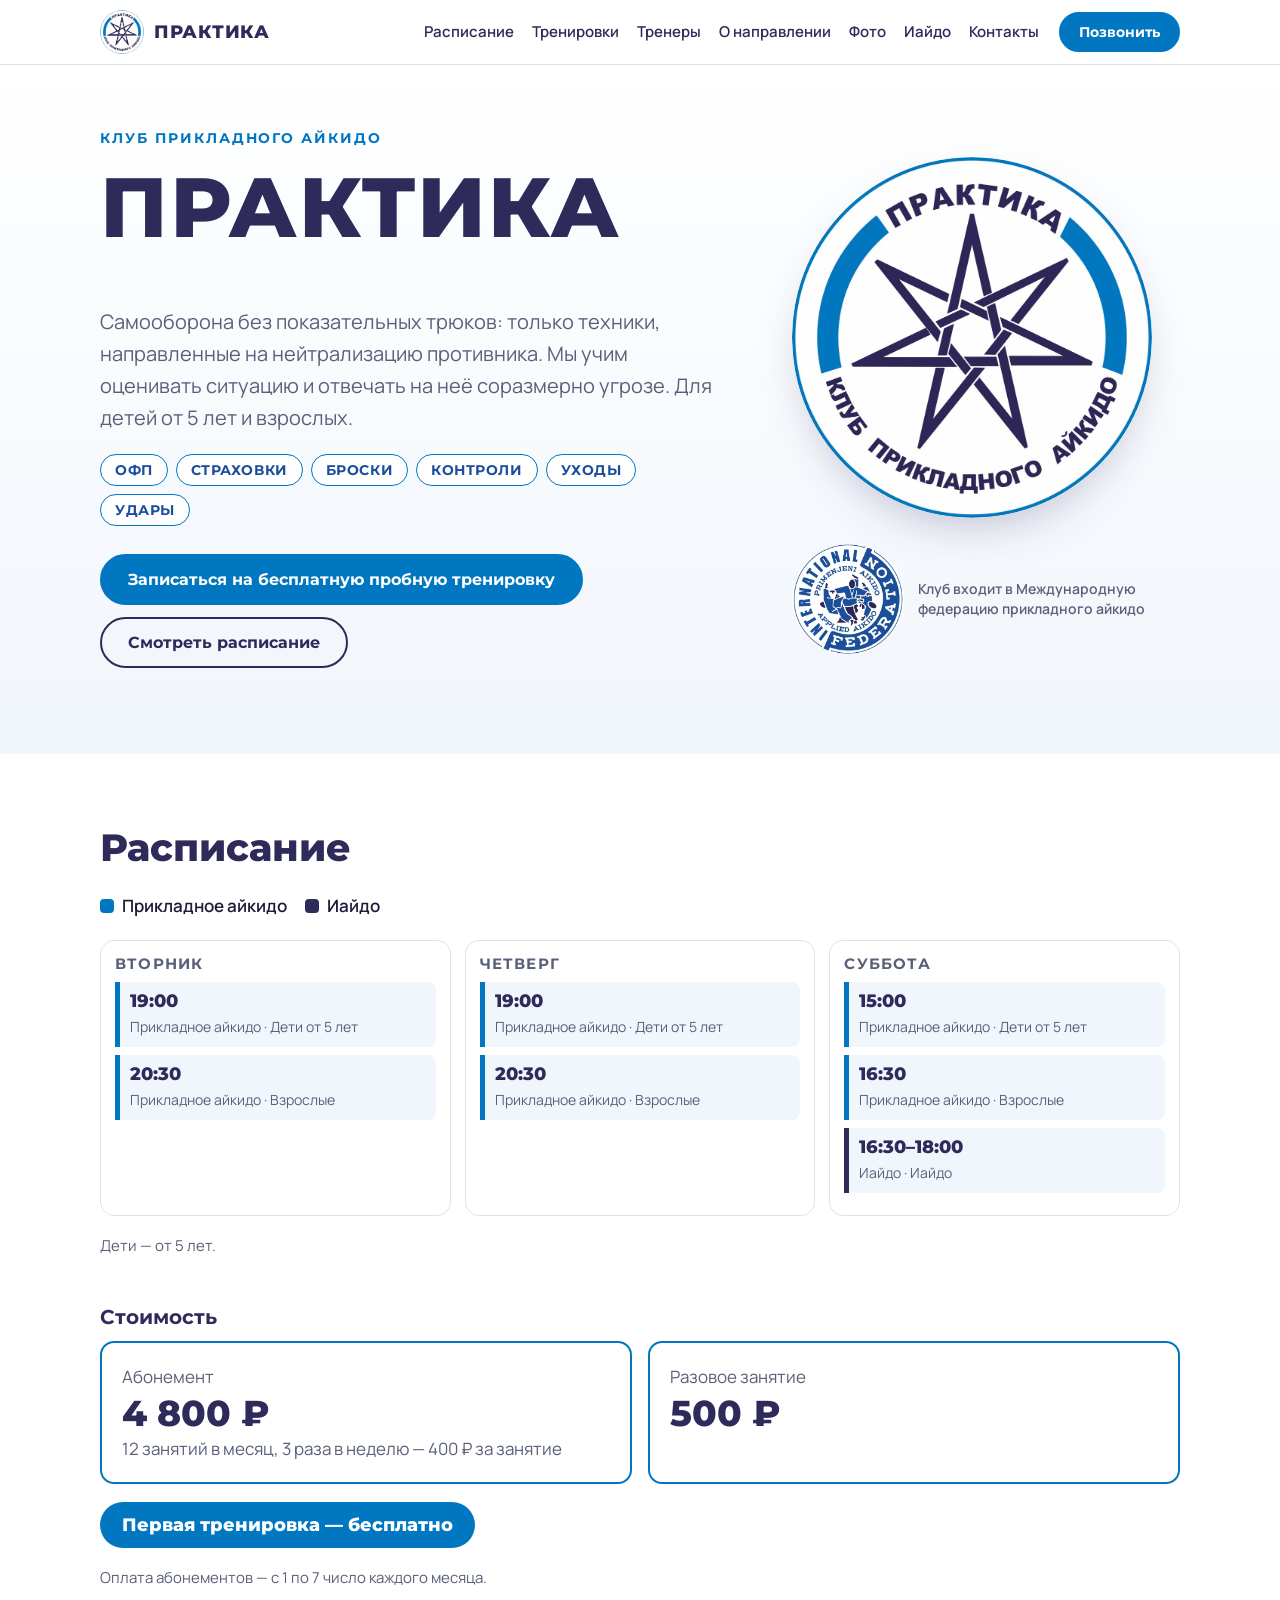
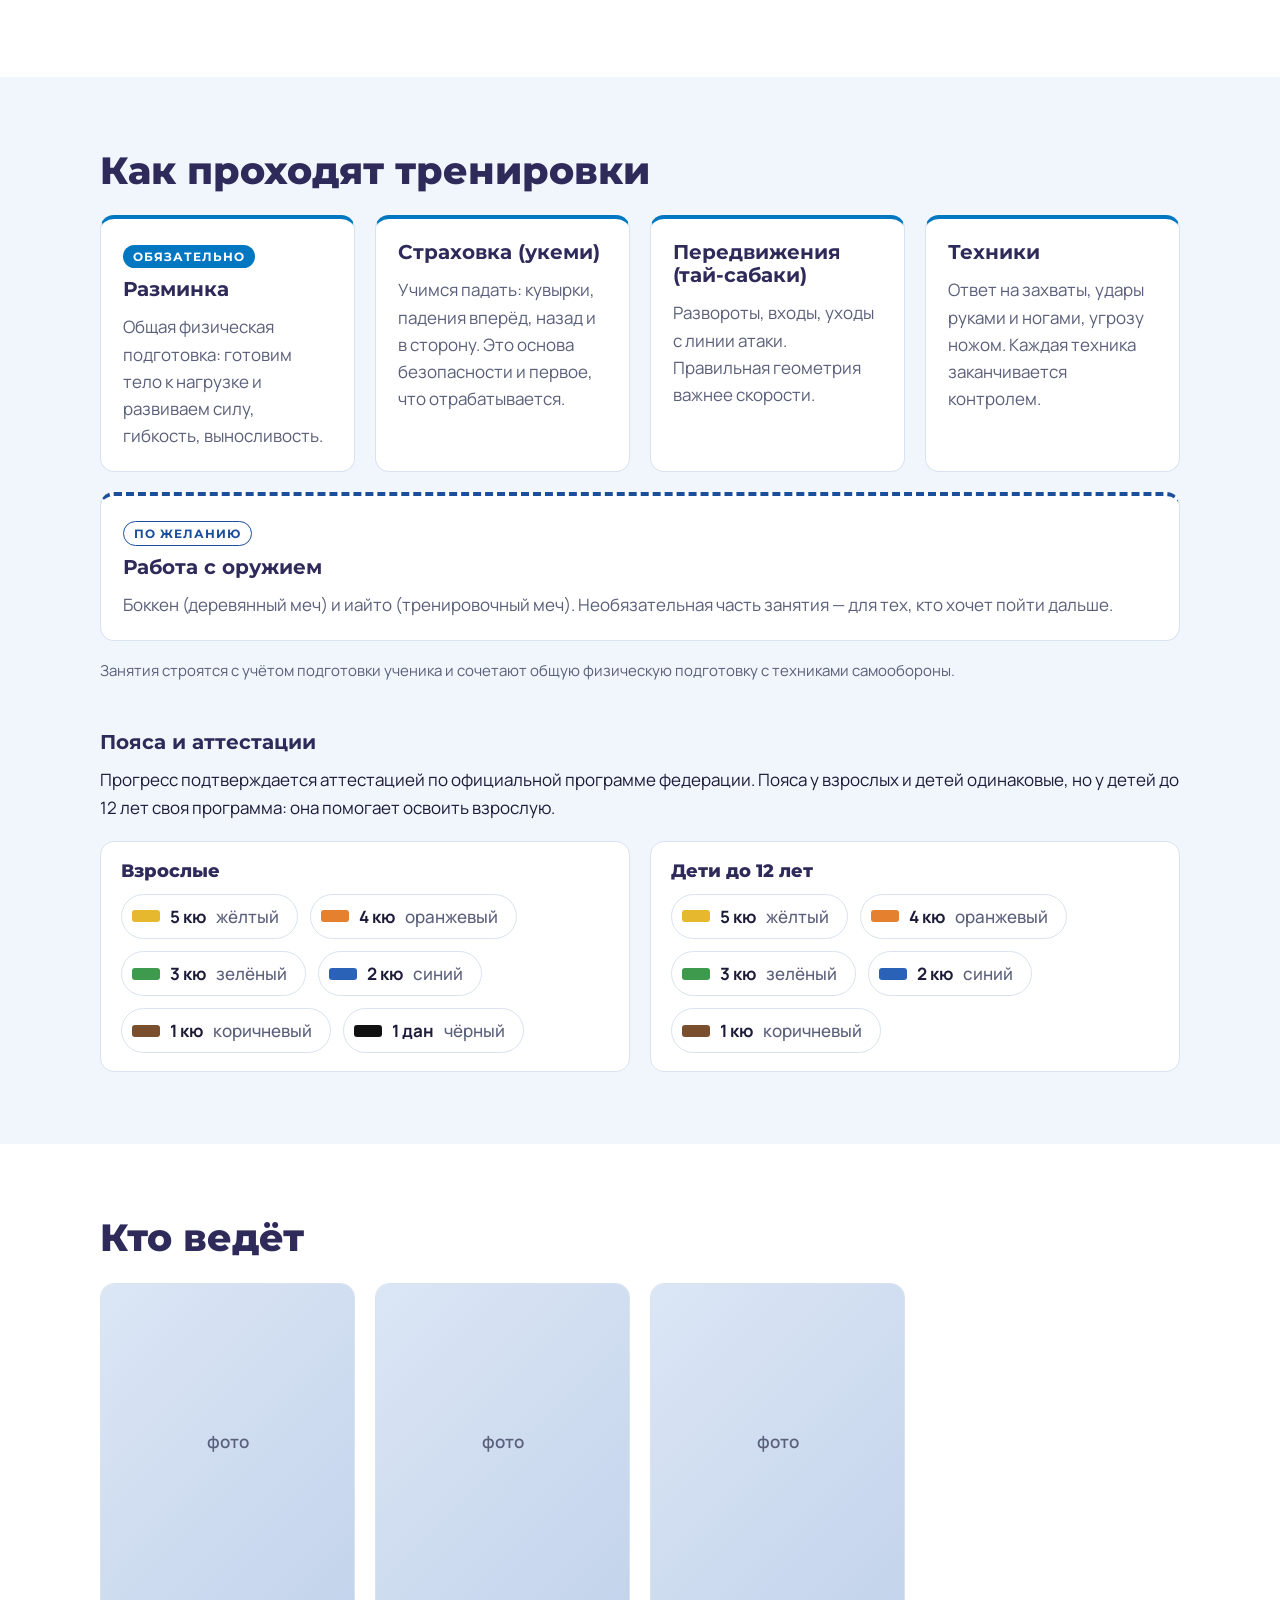
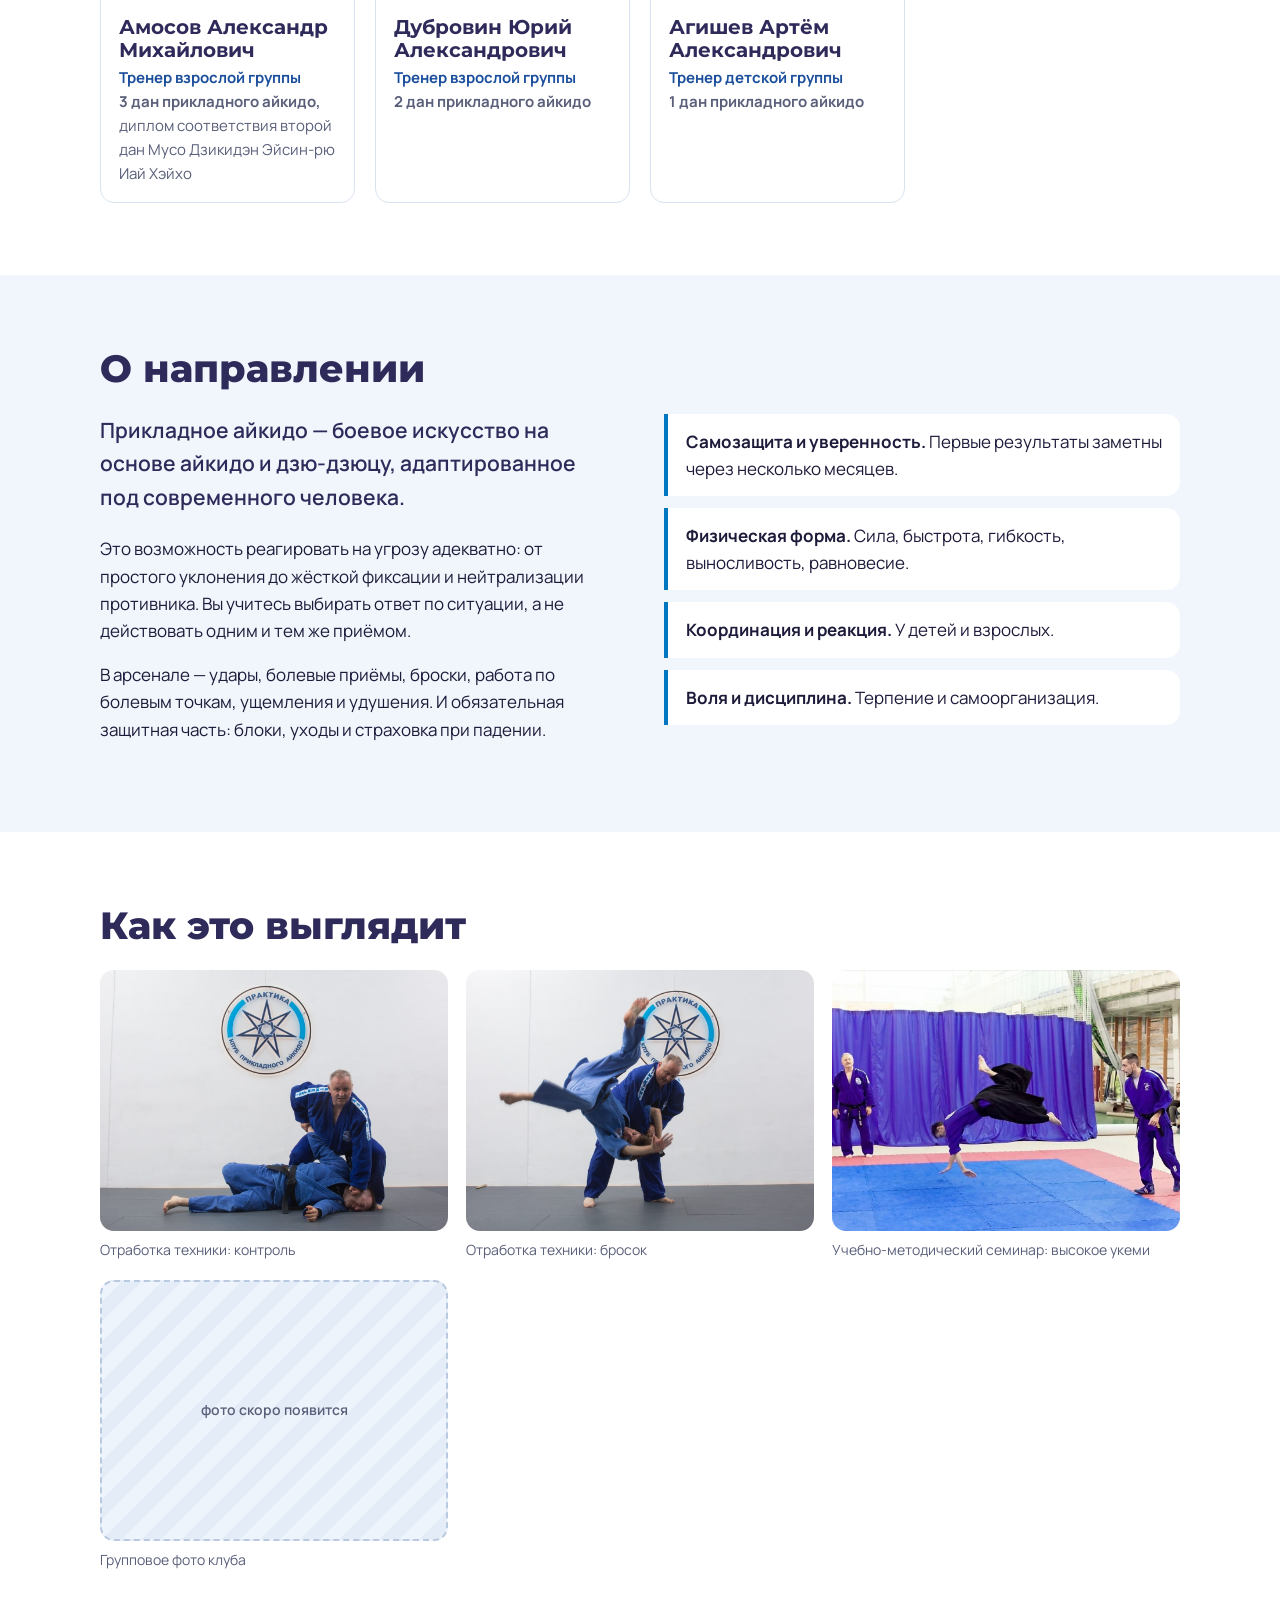
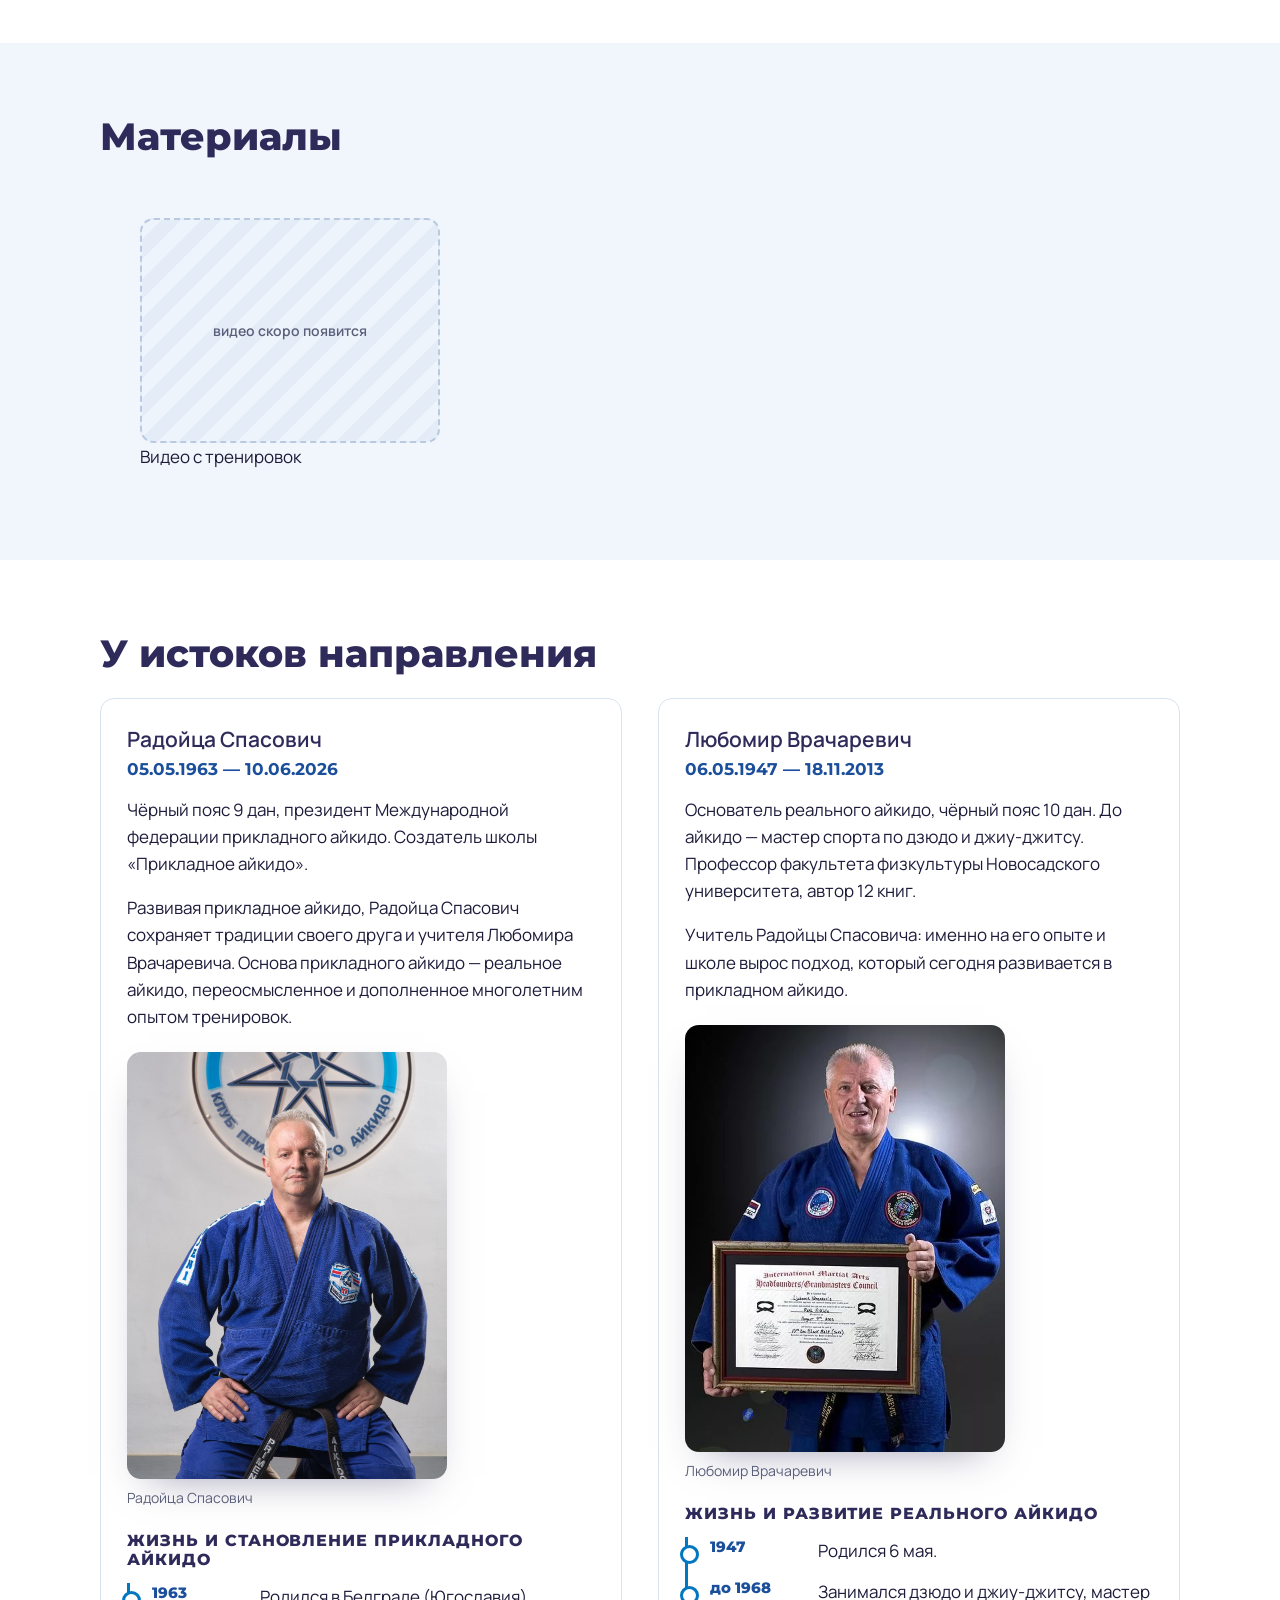
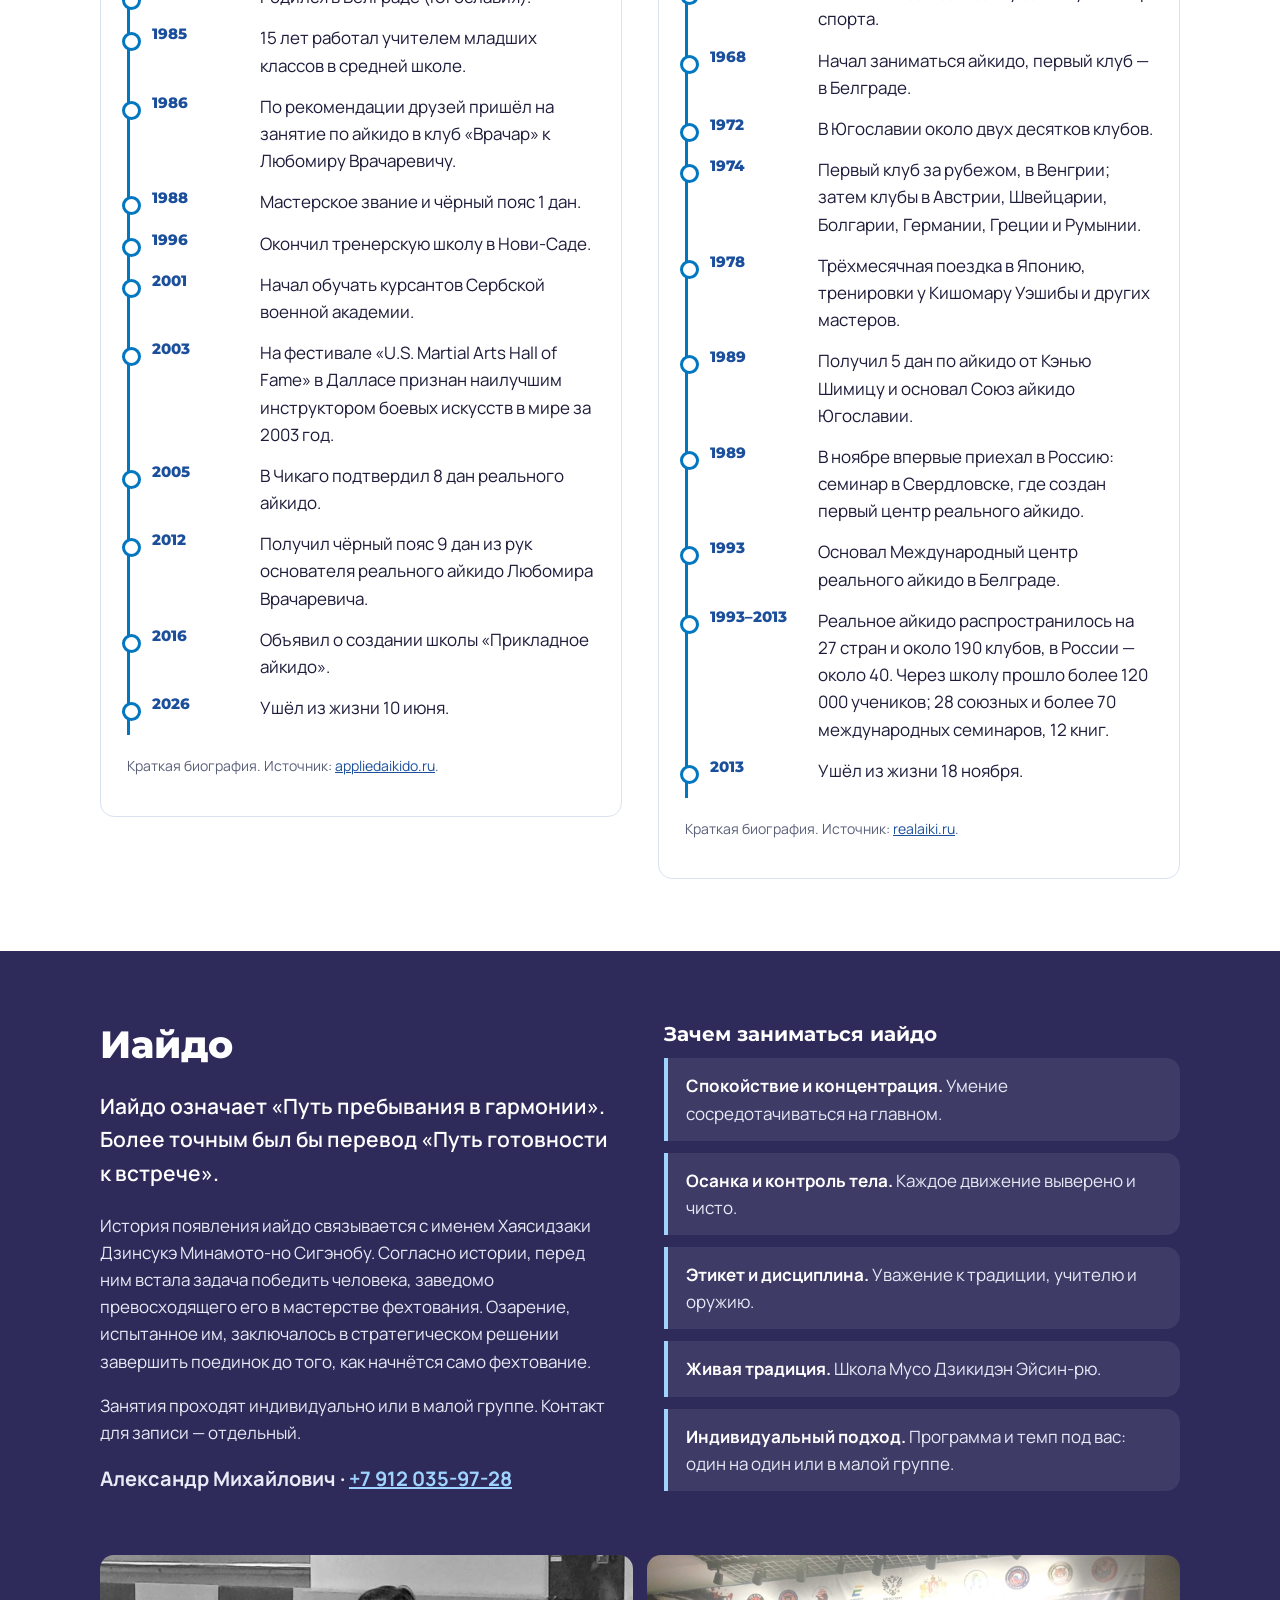
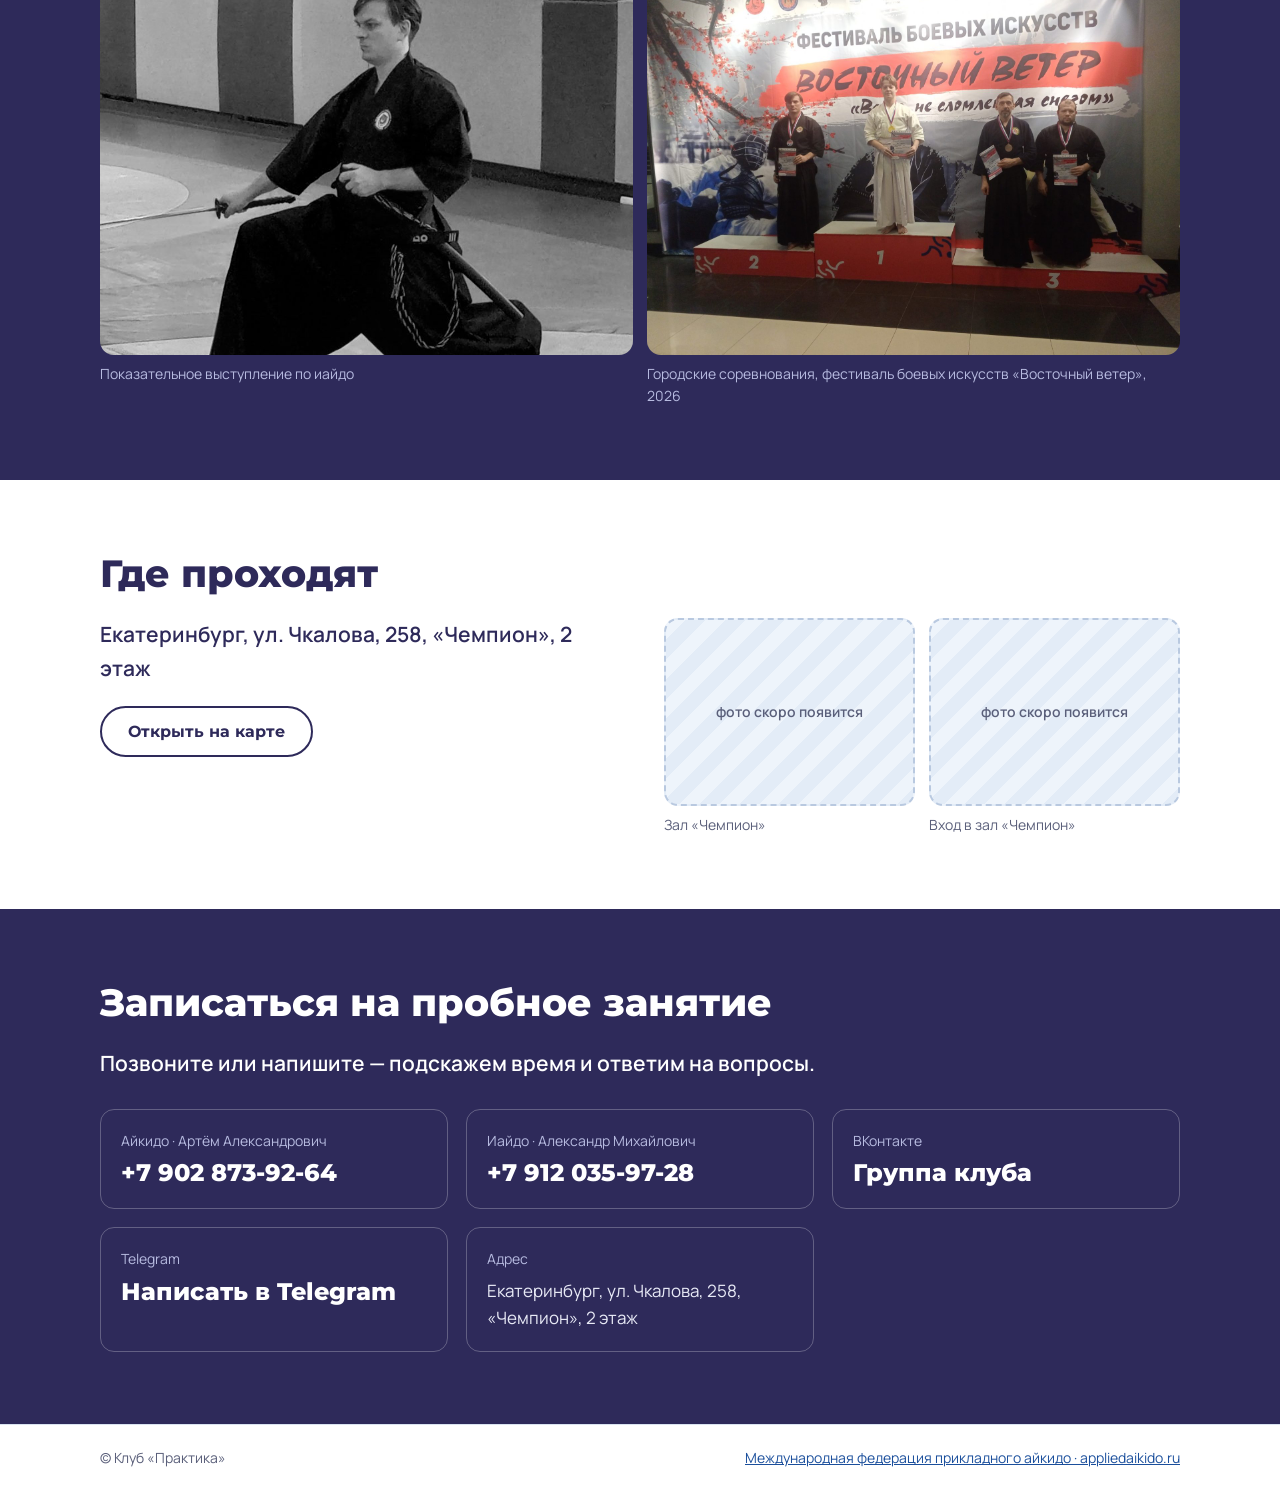
<file: index.html>
<!doctype html>
<html lang="ru">
<head>
<meta charset="utf-8">
<meta name="viewport" content="width=device-width, initial-scale=1">
<title>Практика — клуб прикладного айкидо</title>
<meta name="description" content="Клуб прикладного айкидо «Практика»: тренировки для детей и взрослых, расписание, иайдо. Первая тренировка бесплатно.">
<link rel="canonical" href="https://aikido-practika.ru/">
<meta property="og:type" content="website">
<meta property="og:locale" content="ru_RU">
<meta property="og:site_name" content="Практика">
<meta property="og:title" content="Практика — клуб прикладного айкидо в Екатеринбурге">
<meta property="og:description" content="Тренировки для детей и взрослых, иайдо. Первая тренировка бесплатно.">
<meta property="og:url" content="https://aikido-practika.ru/">
<meta property="og:image" content="https://aikido-practika.ru/assets/hall-throw.jpg">
<meta name="twitter:card" content="summary_large_image">
<script type="application/ld+json">
{
  "@context": "https://schema.org",
  "@type": "SportsActivityLocation",
  "name": "Практика — клуб прикладного айкидо",
  "url": "https://aikido-practika.ru/",
  "telephone": "+79028739264",
  "image": "https://aikido-practika.ru/assets/hall-throw.jpg",
  "address": {
    "@type": "PostalAddress",
    "streetAddress": "ул. Чкалова, 258, «Чемпион», 2 этаж",
    "addressLocality": "Екатеринбург",
    "addressCountry": "RU"
  },
  "sameAs": ["https://vk.ru/praktikaaikiclub"]
}
</script>
<link rel="preconnect" href="https://fonts.googleapis.com">
<link rel="stylesheet" href="https://fonts.googleapis.com/css2?family=Montserrat:wght@600;700;800&family=Manrope:wght@400;500;600;700&display=swap">
<link rel="icon" href="favicon.ico" sizes="any">
<link rel="icon" type="image/png" sizes="32x32" href="assets/icons/favicon-32.png">
<link rel="icon" type="image/png" sizes="16x16" href="assets/icons/favicon-16.png">
<link rel="apple-touch-icon" href="assets/icons/apple-touch-icon.png">
<meta name="theme-color" content="#2e2a5a">
<link rel="stylesheet" href="style.css">
<!-- Yandex.Metrika counter -->
<script type="text/javascript">
    (function(m,e,t,r,i,k,a){
        m[i]=m[i]||function(){(m[i].a=m[i].a||[]).push(arguments)};
        m[i].l=1*new Date();
        for (var j = 0; j < document.scripts.length; j++) {if (document.scripts[j].src === r) { return; }}
        k=e.createElement(t),a=e.getElementsByTagName(t)[0],k.async=1,k.src=r,a.parentNode.insertBefore(k,a)
    })(window, document,'script','https://mc.yandex.ru/metrika/tag.js?id=113798454', 'ym');

    ym(113798454, 'init', {ssr:true, webvisor:true, clickmap:true, ecommerce:"dataLayer", referrer: document.referrer, url: location.href, accurateTrackBounce:true, trackLinks:true});
</script>
<noscript><div><img src="https://mc.yandex.ru/watch/113798454" style="position:absolute; left:-9999px;" alt="" /></div></noscript>
<!-- /Yandex.Metrika counter -->
</head>
<body>

<header class="top">
  <div class="wrap top__in">
    <a href="#top" class="brand"><img src="assets/logo-praktika.jpg" alt="" width="44" height="44"><span>Практика</span></a>
    <nav class="nav" aria-label="Разделы">
      <a href="#schedule">Расписание</a>
      <a href="#training">Тренировки</a>
      <a href="#coaches">Тренеры</a>
      <a href="#about">О направлении</a>
      <a href="#photos">Фото</a>
      <a href="#iaido">Иайдо</a>
      <a href="#contacts">Контакты</a>
    </nav>
    <a class="btn btn--sm" data-phone href="#contacts">Позвонить</a>
  </div>
</header>

<main id="top">

<section class="hero">
  <div class="wrap hero__in">
    <div class="hero__text">
      <p class="eyebrow">Клуб прикладного айкидо</p>
      <h1>Практика</h1>
      <p class="hero__lead">Самооборона без показательных трюков: только техники, направленные на нейтрализацию противника. Мы учим оценивать ситуацию и отвечать на неё соразмерно угрозе. Для детей от 5 лет и взрослых.</p>
      <ul class="chips" aria-label="Чему учим">
        <li>ОФП</li><li>Страховки</li><li>Броски</li><li>Контроли</li><li>Уходы</li><li>Удары</li>
      </ul>
      <div class="hero__cta">
        <a class="btn" data-phone data-free-text="Записаться на пробную тренировку" href="#contacts">Записаться на бесплатную пробную тренировку</a>
        <a class="btn btn--ghost" href="#schedule">Смотреть расписание</a>
      </div>
    </div>
    <div class="hero__logo">
      <img class="hero__club" src="assets/logo-praktika.jpg" alt="Логотип клуба «Практика»" width="360" height="360">
      <a class="hero__fed" href="https://appliedaikido.ru/" target="_blank" rel="noopener">
        <img src="assets/logo-federation.jpg" alt="Международная федерация прикладного айкидо" width="84" height="82">
        <span>Клуб входит в&nbsp;Международную федерацию прикладного айкидо</span>
      </a>
    </div>
  </div>
</section>

<section id="schedule" class="sec">
  <div class="wrap">
    <h2>Расписание</h2>
    <div class="legend" id="legend"></div>
    <div class="week" id="week"></div>
    <p class="note" id="scheduleNote"></p>

    <h3 class="sub">Стоимость</h3>
    <div class="prices" id="prices"></div>
    <p class="price-free" id="priceFree">Первая тренировка — бесплатно</p>
    <p class="note" id="priceNote"></p>
  </div>
</section>

<section id="training" class="sec sec--tint">
  <div class="wrap">
    <h2>Как проходят тренировки</h2>
    <div class="grid3">
      <article class="card"><span class="tag">обязательно</span><h3>Разминка</h3><p>Общая физическая подготовка: готовим тело к нагрузке и развиваем силу, гибкость, выносливость.</p></article>
      <article class="card"><h3>Страховка (укеми)</h3><p>Учимся падать: кувырки, падения вперёд, назад и в сторону. Это основа безопасности и первое, что отрабатывается.</p></article>
      <article class="card"><h3>Передвижения (тай-сабаки)</h3><p>Развороты, входы, уходы с линии атаки. Правильная геометрия важнее скорости.</p></article>
      <article class="card"><h3>Техники</h3><p>Ответ на захваты, удары руками и ногами, угрозу ножом. Каждая техника заканчивается контролем.</p></article>
      <article class="card card--opt"><span class="tag tag--opt">по желанию</span><h3>Работа с оружием</h3><p>Боккен (деревянный меч) и иайто (тренировочный меч). Необязательная часть занятия — для тех, кто хочет пойти дальше.</p></article>
    </div>
    <p class="note">Занятия строятся с учётом подготовки ученика и сочетают общую физическую подготовку с техниками самообороны.</p>

    <h3 class="sub">Пояса и аттестации</h3>
    <p>Прогресс подтверждается аттестацией по официальной программе федерации. Пояса у взрослых и детей одинаковые, но у детей до 12 лет своя программа: она помогает освоить взрослую.</p>
    <div class="belts2">
      <div class="belts2__col">
        <h4>Взрослые</h4>
        <ul class="belts">
          <li style="--b:#e5b82e"><i></i>5 кю<span>жёлтый</span></li>
          <li style="--b:#e5812e"><i></i>4 кю<span>оранжевый</span></li>
          <li style="--b:#3e9a4d"><i></i>3 кю<span>зелёный</span></li>
          <li style="--b:#2a62b8"><i></i>2 кю<span>синий</span></li>
          <li style="--b:#7a4f2e"><i></i>1 кю<span>коричневый</span></li>
          <li style="--b:#111111"><i></i>1 дан<span>чёрный</span></li>
        </ul>
      </div>
      <div class="belts2__col">
        <h4>Дети до 12 лет</h4>
        <ul class="belts">
          <li style="--b:#e5b82e"><i></i>5 кю<span>жёлтый</span></li>
          <li style="--b:#e5812e"><i></i>4 кю<span>оранжевый</span></li>
          <li style="--b:#3e9a4d"><i></i>3 кю<span>зелёный</span></li>
          <li style="--b:#2a62b8"><i></i>2 кю<span>синий</span></li>
          <li style="--b:#7a4f2e"><i></i>1 кю<span>коричневый</span></li>
        </ul>
      </div>
    </div>
  </div>
</section>

<section id="coaches" class="sec">
  <div class="wrap">
    <h2>Кто ведёт</h2>
    <div class="coaches" id="coachesList"></div>
  </div>
</section>

<section id="about" class="sec sec--tint">
  <div class="wrap">
    <h2>О направлении</h2>
    <div class="cols">
      <div>
        <p class="big">Прикладное айкидо — боевое искусство на основе айкидо и дзю-дзюцу, адаптированное под современного человека.</p>
        <p>Это возможность реагировать на угрозу адекватно: от простого уклонения до жёсткой фиксации и нейтрализации противника. Вы учитесь выбирать ответ по ситуации, а не действовать одним и тем же приёмом.</p>
        <p>В арсенале — удары, болевые приёмы, броски, работа по болевым точкам, ущемления и удушения. И обязательная защитная часть: блоки, уходы и страховка при падении.</p>
      </div>
      <ul class="reasons">
        <li><b>Самозащита и уверенность.</b> Первые результаты заметны через несколько месяцев.</li>
        <li><b>Физическая форма.</b> Сила, быстрота, гибкость, выносливость, равновесие.</li>
        <li><b>Координация и реакция.</b> У детей и взрослых.</li>
        <li><b>Воля и дисциплина.</b> Терпение и самоорганизация.</li>
      </ul>
    </div>
  </div>
</section>

<section id="photos" class="sec">
  <div class="wrap">
    <h2>Как это выглядит</h2>
    <div class="gallery gallery--wide" id="gallery"></div>
  </div>
</section>

<section id="media" class="sec sec--tint">
  <div class="wrap">
    <h2>Материалы</h2>
    <div class="promo" id="promo"></div>
    <div class="videos" id="videos"></div>
  </div>
</section>

<section id="master" class="sec">
  <div class="wrap">
    <h2>У истоков направления</h2>
    <div class="masters">

      <article class="master">
        <p class="big">Радойца Спасович</p>
        <p class="dates">05.05.1963 — 10.06.2026</p>
        <p>Чёрный пояс 9 дан, президент Международной федерации прикладного айкидо. Создатель школы «Прикладное айкидо».</p>
        <p>Развивая прикладное айкидо, Радойца Спасович сохраняет традиции своего друга и учителя Любомира Врачаревича. Основа прикладного айкидо — реальное айкидо, переосмысленное и дополненное многолетним опытом тренировок.</p>
        <figure class="portrait" id="masterPhoto"></figure>
        <h3 class="tl-title">Жизнь и становление прикладного айкидо</h3>
        <ol class="timeline timeline--compact">
          <li><span>1963</span><div>Родился в Белграде (Югославия).</div></li>
          <li><span>1985</span><div>15 лет работал учителем младших классов в средней школе.</div></li>
          <li><span>1986</span><div>По рекомендации друзей пришёл на занятие по айкидо в клуб «Врачар» к Любомиру Врачаревичу.</div></li>
          <li><span>1988</span><div>Мастерское звание и чёрный пояс 1 дан.</div></li>
          <li><span>1996</span><div>Окончил тренерскую школу в Нови-Саде.</div></li>
          <li><span>2001</span><div>Начал обучать курсантов Сербской военной академии.</div></li>
          <li><span>2003</span><div>На фестивале «U.S. Martial Arts Hall of Fame» в Далласе признан наилучшим инструктором боевых искусств в мире за 2003 год.</div></li>
          <li><span>2005</span><div>В Чикаго подтвердил 8 дан реального айкидо.</div></li>
          <li><span>2012</span><div>Получил чёрный пояс 9 дан из рук основателя реального айкидо Любомира Врачаревича.</div></li>
          <li><span>2016</span><div>Объявил о создании школы «Прикладное айкидо».</div></li>
          <li><span>2026</span><div>Ушёл из жизни 10 июня.</div></li>
        </ol>
        <p class="src">Краткая биография. Источник: <a href="https://appliedaikido.ru/?page_id=108" target="_blank" rel="noopener">appliedaikido.ru</a>.</p>
      </article>

      <article class="master">
        <p class="big">Любомир Врачаревич</p>
        <p class="dates">06.05.1947 — 18.11.2013</p>
        <p>Основатель реального айкидо, чёрный пояс 10 дан. До айкидо — мастер спорта по дзюдо и джиу-джитсу. Профессор факультета физкультуры Новосадского университета, автор 12 книг.</p>
        <p>Учитель Радойцы Спасовича: именно на его опыте и школе вырос подход, который сегодня развивается в прикладном айкидо.</p>
        <figure class="portrait" id="teacherPhoto"></figure>
        <h3 class="tl-title">Жизнь и развитие реального айкидо</h3>
        <ol class="timeline timeline--compact">
          <li><span>1947</span><div>Родился 6 мая.</div></li>
          <li><span>до 1968</span><div>Занимался дзюдо и джиу-джитсу, мастер спорта.</div></li>
          <li><span>1968</span><div>Начал заниматься айкидо, первый клуб — в Белграде.</div></li>
          <li><span>1972</span><div>В Югославии около двух десятков клубов.</div></li>
          <li><span>1974</span><div>Первый клуб за рубежом, в Венгрии; затем клубы в Австрии, Швейцарии, Болгарии, Германии, Греции и Румынии.</div></li>
          <li><span>1978</span><div>Трёхмесячная поездка в Японию, тренировки у Кишомару Уэшибы и других мастеров.</div></li>
          <li><span>1989</span><div>Получил 5 дан по айкидо от Кэнью Шимицу и основал Союз айкидо Югославии.</div></li>
          <li><span>1989</span><div>В ноябре впервые приехал в Россию: семинар в Свердловске, где создан первый центр реального айкидо.</div></li>
          <li><span>1993</span><div>Основал Международный центр реального айкидо в Белграде.</div></li>
          <li><span>1993–2013</span><div>Реальное айкидо распространилось на 27 стран и около 190 клубов, в России — около 40. Через школу прошло более 120 000 учеников; 28 союзных и более 70 международных семинаров, 12 книг.</div></li>
          <li><span>2013</span><div>Ушёл из жизни 18 ноября.</div></li>
        </ol>
        <p class="src">Краткая биография. Источник: <a href="https://realaiki.ru/lyubomir-vracharevich/" target="_blank" rel="noopener">realaiki.ru</a>.</p>
      </article>

    </div>
  </div>
</section>

<section id="iaido" class="sec sec--dark">
  <div class="wrap">
   <div class="cols">
    <div>
      <h2>Иайдо</h2>
      <p class="big">Иайдо означает «Путь пребывания в гармонии». Более точным был&nbsp;бы перевод «Путь готовности к встрече».</p>
      <p>История появления иайдо связывается с именем Хаясидзаки Дзинсукэ Минамото-но Сигэнобу. Согласно истории, перед ним встала задача победить человека, заведомо превосходящего его в мастерстве фехтования. Озарение, испытанное им, заключалось в стратегическом решении завершить поединок до того, как начнётся само фехтование.</p>
      <p>Занятия проходят индивидуально или в малой группе. Контакт для записи — отдельный.</p>
      <p class="iaido__contact" id="iaidoContact"></p>
    </div>
    <div>
   <h3>Зачем заниматься иайдо</h3>
   <ul class="reasons">
     <li><b>Спокойствие и концентрация.</b> Умение сосредотачиваться на главном.</li>
     <li><b>Осанка и контроль тела.</b> Каждое движение выверено и чисто.</li>
     <li><b>Этикет и дисциплина.</b> Уважение к традиции, учителю и оружию.</li>
     <li><b>Живая традиция.</b> Школа Мусо Дзикидэн Эйсин-рю.</li>
     <li><b>Индивидуальный подход.</b> Программа и темп под вас: один на один или в малой группе.</li>
   </ul>
    </div>
   </div>
   <div class="gallery gallery--iaido" id="iaidoPhoto"></div>
  </div>
</section>

<section id="place" class="sec">
  <div class="wrap">
    <h2>Где проходят</h2>
    <div class="cols">
      <div>
        <p class="big" id="address"></p>
        <p><a class="btn btn--ghost" id="mapBtn" href="#" hidden target="_blank" rel="noopener">Открыть на карте</a></p>
      </div>
      <div class="gallery" id="placePhotos"></div>
    </div>
  </div>
</section>

<section id="contacts" class="sec sec--dark">
  <div class="wrap">
    <h2>Записаться на пробное занятие</h2>
    <p class="big">Позвоните или напишите — подскажем время и ответим на вопросы.</p>
    <div class="contacts" id="contactsBox"></div>
  </div>
</section>

</main>

<footer class="foot">
  <div class="wrap foot__in">
    <span>© Клуб «Практика»</span>
    <a href="https://appliedaikido.ru/" target="_blank" rel="noopener">Международная федерация прикладного айкидо · appliedaikido.ru</a>
  </div>
</footer>

<script src="data.js"></script>
<script src="script.js"></script>
</body>
</html>
</file>
<file: style.css>
:root{
  --ink:#2e2a5a;        /* индиго из логотипа клуба */
  --blue:#0077c0;       /* голубой обод логотипа */
  --blue-deep:#1b4f9c;  /* синий федерации */
  --bg:#ffffff;
  --tint:#f1f6fc;
  --line:#d9e3f0;
  --text:#1d1b3a;
  --dim:#5a5f7a;
  --radius:14px;
}
*{box-sizing:border-box}
html{scroll-behavior:smooth;scroll-padding-top:72px}
body{margin:0;background:var(--bg);color:var(--text);font:400 17px/1.6 Manrope,system-ui,sans-serif;-webkit-text-size-adjust:100%}
img{max-width:100%;height:auto;display:block}
a{color:var(--blue-deep)}
.wrap{max-width:1120px;margin:0 auto;padding:0 20px}
h1,h2,h3{font-family:Montserrat,Manrope,sans-serif;color:var(--ink);line-height:1.15;margin:0 0 .6em}
h1{font-size:clamp(44px,8vw,84px);font-weight:800;letter-spacing:.02em;text-transform:uppercase}
h2{font-size:clamp(26px,4vw,38px);font-weight:800}
h3{font-size:20px;font-weight:700}
.sub{margin-top:48px}
p{margin:0 0 1em}

/* шапка */
.top{position:sticky;top:0;z-index:10;background:rgba(255,255,255,.94);backdrop-filter:blur(8px);border-bottom:1px solid var(--line)}
.top__in{display:flex;align-items:center;gap:20px;height:64px}
.brand{display:flex;align-items:center;gap:10px;text-decoration:none;color:var(--ink);font:800 18px Montserrat,sans-serif;text-transform:uppercase;letter-spacing:.04em}
.brand img{border-radius:50%}
.nav{display:flex;gap:18px;margin-left:auto}
.nav a{color:var(--ink);text-decoration:none;font-weight:600;font-size:15px}
.nav a:hover{color:var(--blue)}

/* кнопки */
.btn{display:inline-block;background:var(--blue);color:#fff;text-decoration:none;font:700 16px Montserrat,sans-serif;padding:14px 26px;border-radius:999px;border:2px solid var(--blue);transition:.15s}
.btn:hover{background:var(--blue-deep);border-color:var(--blue-deep)}
.btn--sm{padding:9px 18px;font-size:14px}
.btn--ghost{background:transparent;color:var(--ink);border-color:var(--ink)}
.btn--ghost:hover{background:var(--ink);color:#fff;border-color:var(--ink)}
.sec--dark .btn--ghost{color:#fff;border-color:#fff}
.sec--dark .btn--ghost:hover{background:#fff;color:var(--ink)}

/* hero */
.hero{background:linear-gradient(180deg,#fff 0%,var(--tint) 100%);padding:64px 0 72px}
.hero__in{display:grid;grid-template-columns:1.2fr .8fr;gap:40px;align-items:center}
.eyebrow{font:700 14px Montserrat,sans-serif;letter-spacing:.14em;text-transform:uppercase;color:var(--blue);margin-bottom:12px}
.hero__lead{font-size:20px;max-width:34em;color:var(--dim)}
.hero__cta{display:flex;flex-wrap:wrap;gap:12px;margin:28px 0 14px}
.hero__free{font-weight:700;color:var(--blue-deep)}
.hero__club{border-radius:50%;box-shadow:0 20px 50px -20px rgba(46,42,90,.35);margin:0 auto}
.hero__fed{display:flex;align-items:center;gap:14px;margin:26px auto 0;max-width:360px;font-size:14px;line-height:1.4;color:var(--dim);font-weight:600}
.hero__fed img{flex:none;width:112px;height:auto;border-radius:50%}

/* секции */
.sec{padding:72px 0}
.sec--tint{background:var(--tint)}
.sec--dark{background:var(--ink);color:#e8eaf6}
.sec--dark h2,.sec--dark h3{color:#fff}
.sec--dark a{color:#9fd4ff}
.big{font-size:21px;font-weight:600;color:var(--ink)}
.sec--dark .big{color:#fff}
.note{color:var(--dim);font-size:15px;margin-top:18px}
.sec--dark .note{color:#b7bbe0}
.src{color:var(--dim);font-size:14px;margin-top:20px}
.cols{display:grid;grid-template-columns:1fr 1fr;gap:48px;align-items:start}

.reasons{list-style:none;margin:0;padding:0;display:grid;gap:12px}
.reasons li{background:var(--tint);border-left:4px solid var(--blue);padding:14px 18px;border-radius:0 var(--radius) var(--radius) 0}
.sec--tint .reasons li{background:#fff}

/* история */
.timeline{list-style:none;margin:0;padding:0 0 0 22px;border-left:3px solid var(--blue)}
.timeline li{position:relative;display:grid;grid-template-columns:130px 1fr;gap:16px;padding:0 0 26px}
.timeline li::before{content:"";position:absolute;left:-30px;top:8px;width:13px;height:13px;border-radius:50%;background:#fff;border:3px solid var(--blue)}
.timeline span{font:800 17px Montserrat,sans-serif;color:var(--blue-deep)}

/* тренировки */
.grid3{display:grid;grid-template-columns:repeat(auto-fit,minmax(250px,1fr));gap:20px}
.card{border:1px solid var(--line);border-top:4px solid var(--blue);border-radius:var(--radius);padding:22px;background:#fff}
.card p{margin:0;color:var(--dim)}
.belts{list-style:none;margin:20px 0 0;padding:0;display:flex;flex-wrap:wrap;gap:12px}
.belts li{display:flex;align-items:center;gap:10px;border:1px solid var(--line);border-radius:999px;padding:8px 18px 8px 10px;font-weight:700;background:#fff}
.belts i{width:28px;height:12px;border-radius:3px;background:var(--b)}
.belts span{font-weight:500;color:var(--dim)}

/* тренеры */
.coaches{display:grid;grid-template-columns:repeat(auto-fill,minmax(240px,1fr));gap:20px}
.coach{background:#fff;border:1px solid var(--line);border-radius:var(--radius);overflow:hidden}
.coach__ph{aspect-ratio:4/5;background:linear-gradient(135deg,#dbe6f5,#c4d4ec);display:grid;place-items:center;color:var(--dim);font-weight:600;object-fit:cover;width:100%}
.coach__b{padding:16px 18px}
.coach__b h3{margin:0 0 4px}
.coach__b p{margin:0;color:var(--dim);font-size:15px}

/* расписание */
.legend{display:flex;flex-wrap:wrap;gap:18px;margin-bottom:20px;font-weight:600}
.legend span{display:flex;align-items:center;gap:8px}
.legend i{width:14px;height:14px;border-radius:4px;background:var(--c)}
.week{display:grid;grid-template-columns:repeat(auto-fit,minmax(150px,1fr));gap:14px}
.day{border:1px solid var(--line);border-radius:var(--radius);padding:14px;background:#fff}
.day h3{font-size:15px;text-transform:uppercase;letter-spacing:.08em;color:var(--dim);margin-bottom:10px}
.slot{border-left:5px solid var(--c);background:var(--tint);padding:8px 10px;border-radius:0 8px 8px 0;margin-bottom:8px}
.slot b{display:block;font:800 18px Montserrat,sans-serif;color:var(--ink)}
.slot span{font-size:14px;color:var(--dim)}
.prices{display:grid;grid-template-columns:repeat(auto-fit,minmax(240px,1fr));gap:16px}
.price{border:2px solid var(--blue);border-radius:var(--radius);padding:20px}
.price b{display:block;font:800 36px Montserrat,sans-serif;color:var(--ink)}
.price span{color:var(--dim)}

/* иайдо */
.iaido__img{border-radius:var(--radius);box-shadow:0 20px 50px -20px rgba(0,0,0,.6)}
.iaido__contact{font-size:20px;font-weight:700}

/* место / галерея */
.gallery{display:grid;grid-template-columns:repeat(2,1fr);gap:14px}
.gallery--wide{grid-template-columns:repeat(auto-fill,minmax(300px,1fr));gap:18px}
.gallery figure,.fig{margin:0}
.gallery img,.fig img,.ph{border-radius:var(--radius);aspect-ratio:4/3;object-fit:cover;width:100%}
.gallery figcaption,.fig figcaption{font-size:14px;color:var(--dim);margin-top:8px}
.sec--dark .fig figcaption{color:#b7bbe0}
.fig{margin-top:28px}
.ph{background:repeating-linear-gradient(135deg,#eef4fb 0 14px,#e3ecf7 14px 28px);border:2px dashed #b9c9e0;display:grid;place-items:center;color:var(--dim);font-size:14px;font-weight:600}
.coach--stub{opacity:.75;border-style:dashed}
.coach--stub .coach__ph{background:repeating-linear-gradient(135deg,#eef4fb 0 14px,#e3ecf7 14px 28px)}

/* материалы */
.promo{display:grid;grid-template-columns:repeat(auto-fit,minmax(220px,1fr));gap:20px}
.promo a{display:block;background:#fff;border:1px solid var(--line);border-radius:var(--radius);padding:12px;text-decoration:none;color:var(--ink);font-weight:700}
.promo img{border-radius:8px;margin-bottom:10px}
.videos{display:grid;grid-template-columns:repeat(auto-fit,minmax(280px,1fr));gap:20px;margin-top:20px}
.videos iframe{width:100%;aspect-ratio:16/9;border:0;border-radius:var(--radius)}

/* контакты */
.contacts{display:grid;grid-template-columns:repeat(auto-fit,minmax(260px,1fr));gap:18px;margin-top:28px}
.ct{border:1px solid rgba(255,255,255,.25);border-radius:var(--radius);padding:20px}
.ct small{display:block;color:#b7bbe0;font-size:14px;margin-bottom:6px}
.ct a{font:800 24px Montserrat,sans-serif;color:#fff;text-decoration:none}
.ct p{margin:6px 0 0;color:#e8eaf6}

.foot{background:#fff;border-top:1px solid var(--line);padding:22px 0;color:var(--dim);font-size:14px}
.foot__in{display:flex;flex-wrap:wrap;gap:16px;justify-content:space-between;align-items:center}
.foot__fed{display:flex;align-items:center;gap:12px}

@media (max-width:860px){
  .nav{display:none}
  .top__in{justify-content:space-between}
  .hero__in,.cols{grid-template-columns:1fr}
  .hero__logo{order:-1;max-width:220px}
  .grid3{grid-template-columns:1fr}
  .timeline li{grid-template-columns:1fr;gap:2px}
  .sec{padding:52px 0}
}
a.hero__fed{text-decoration:none}
a.hero__fed:hover span{color:var(--blue-deep);text-decoration:underline}
.tag{display:inline-block;font:700 12px Montserrat,sans-serif;letter-spacing:.08em;text-transform:uppercase;color:#fff;background:var(--blue);border-radius:999px;padding:4px 10px;margin-bottom:10px}
.tag--opt{background:transparent;color:var(--blue-deep);border:1.5px solid var(--blue-deep)}
.card--opt{grid-column:1/-1;border-top-style:dashed;border-top-color:var(--blue-deep)}
.sec--dark .gallery figcaption{color:#b7bbe0}
.dates{font:700 17px Montserrat,sans-serif;color:var(--blue-deep)}
.timeline--compact li{grid-template-columns:70px 1fr;padding-bottom:14px}
.timeline--compact span{font-size:15px}
.coach__role{color:var(--blue-deep)!important;font-weight:700}
.videos{grid-template-columns:repeat(auto-fill,minmax(280px,380px))}
.portrait{margin:22px 0 8px;max-width:320px}
.portrait img{width:100%;aspect-ratio:3/4;object-fit:cover;object-position:50% 20%;border-radius:var(--radius);box-shadow:0 18px 40px -22px rgba(46,42,90,.5)}
.portrait figcaption{font-size:14px;color:var(--dim);margin-top:8px}
.gallery--one{grid-template-columns:1fr}
.reasons--grid{grid-template-columns:repeat(auto-fit,minmax(210px,1fr))}
.sec--dark .reasons li{background:rgba(255,255,255,.08);border-left-color:#9fd4ff}
.sec--dark .reasons b{color:#fff}
.sec--dark .sub{margin-top:44px}
.gallery--iaido{grid-template-columns:repeat(auto-fit,minmax(280px,1fr));margin-top:40px}
@media (max-width:860px){.gallery--iaido{grid-template-columns:1fr}}

/* лайтбокс */
.gallery img,.portrait img,.coach img{cursor:zoom-in;transition:transform .15s}
.gallery img:hover,.portrait img:hover{transform:scale(1.015)}
.lb{position:fixed;inset:0;z-index:100;background:rgba(14,12,36,.92);display:flex;align-items:center;justify-content:center;padding:24px}
.lb[hidden]{display:none}
.lb__f{margin:0;text-align:center;max-width:min(92vw,1600px)}
.lb__f img{max-width:100%;max-height:80vh;border-radius:10px;display:block;margin:0 auto;box-shadow:0 20px 60px rgba(0,0,0,.5)}
.lb__f figcaption{color:#e8eaf6;font-size:15px;margin-top:12px}
.lb button{position:absolute;background:rgba(255,255,255,.12);color:#fff;border:0;border-radius:50%;width:48px;height:48px;font-size:30px;line-height:1;cursor:pointer}
.lb button:hover{background:rgba(255,255,255,.28)}
.lb__x{top:16px;right:16px}
.lb__n--prev{left:16px;top:50%;transform:translateY(-50%)}
.lb__n--next{right:16px;top:50%;transform:translateY(-50%)}
.lb--single .lb__n{display:none}
@media (max-width:860px){.lb{padding:12px}.lb__n--prev{left:6px}.lb__n--next{right:6px}}
.chips{list-style:none;margin:18px 0 0;padding:0;display:flex;flex-wrap:wrap;gap:8px}
.chips li{border:1.5px solid var(--blue);color:var(--blue-deep);font:700 14px Montserrat,sans-serif;letter-spacing:.04em;text-transform:uppercase;padding:6px 14px;border-radius:999px;background:#fff}
.belts2{display:grid;grid-template-columns:1fr 1fr;gap:20px;margin-top:20px}
.belts2__col{background:#fff;border:1px solid var(--line);border-radius:var(--radius);padding:18px 20px}
.belts2__col h4{margin:0 0 4px;font:800 18px Montserrat,sans-serif;color:var(--ink)}
.belts2__col .belts{margin-top:12px}
@media (max-width:860px){.belts2{grid-template-columns:1fr}}
.price-free{margin:18px 0 0;display:inline-block;background:var(--blue);color:#fff;font:800 18px Montserrat,sans-serif;padding:12px 22px;border-radius:999px}
.masters{display:grid;grid-template-columns:1fr 1fr;gap:36px;align-items:start}
.master{background:#fff;border:1px solid var(--line);border-radius:var(--radius);padding:24px 26px}
.master .big{margin-bottom:2px}
.master .timeline{margin-top:22px}
.ph--portrait{aspect-ratio:3/4;max-width:320px}
@media (max-width:860px){.masters{grid-template-columns:1fr}.master{padding:20px}}
.tl-title{margin:22px 0 0;font:800 16px Montserrat,sans-serif;color:var(--ink);text-transform:uppercase;letter-spacing:.06em}
.tl-title+.timeline{margin-top:14px}
.master .timeline--compact span{white-space:nowrap}
.timeline--compact li{grid-template-columns:92px 1fr}
</file>
